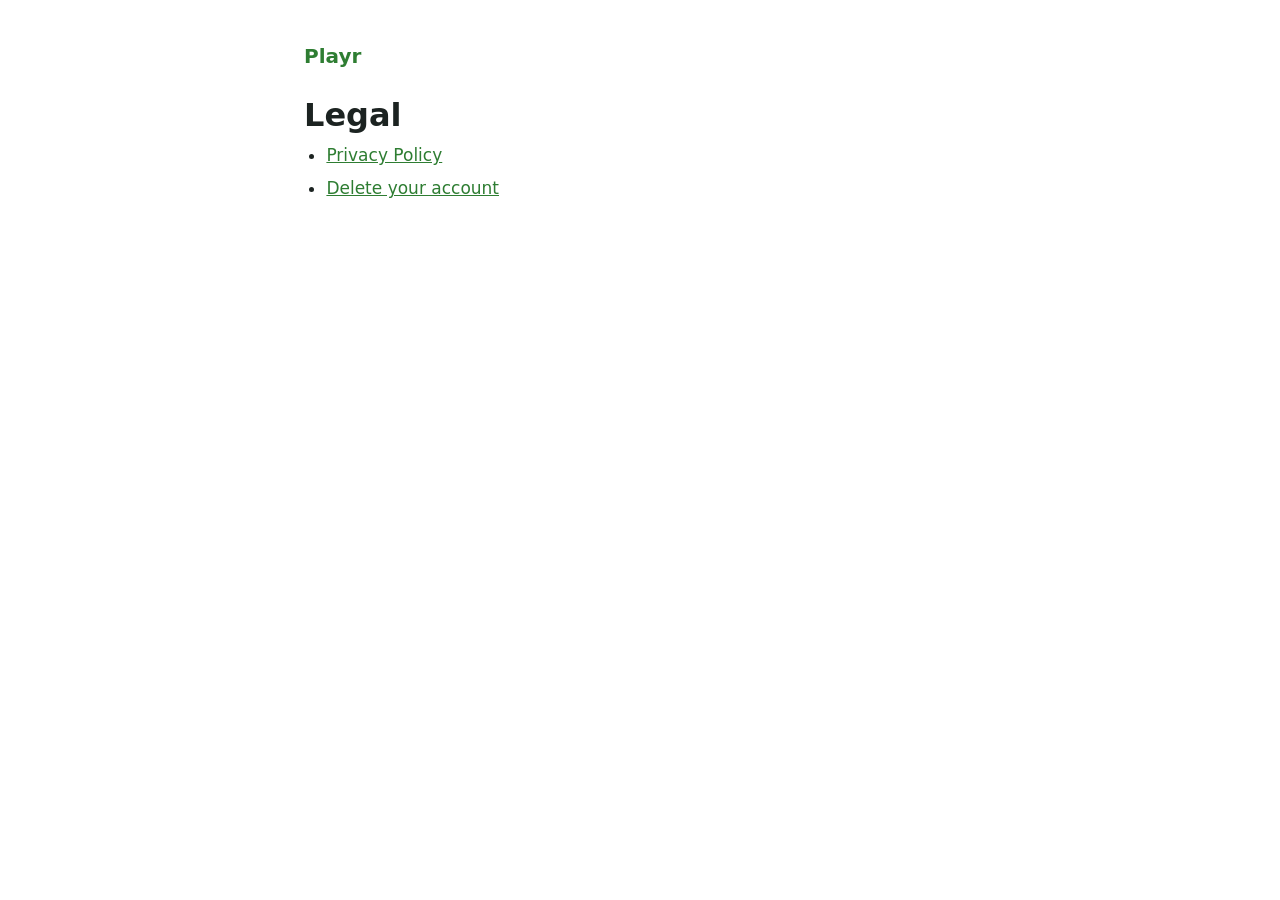
<file: index.html>
<!doctype html>
<html lang="en">
<head>
  <meta charset="utf-8">
  <meta name="viewport" content="width=device-width, initial-scale=1">
  <title>Playr Legal</title>
  <link rel="stylesheet" href="styles.css">
</head>
<body>
  <main>
    <p class="brand">Playr</p>
    <h1>Legal</h1>
    <ul>
      <li><a href="privacy-policy/">Privacy Policy</a></li>
      <li><a href="delete-account/">Delete your account</a></li>
    </ul>
  </main>
</body>
</html>
</file>
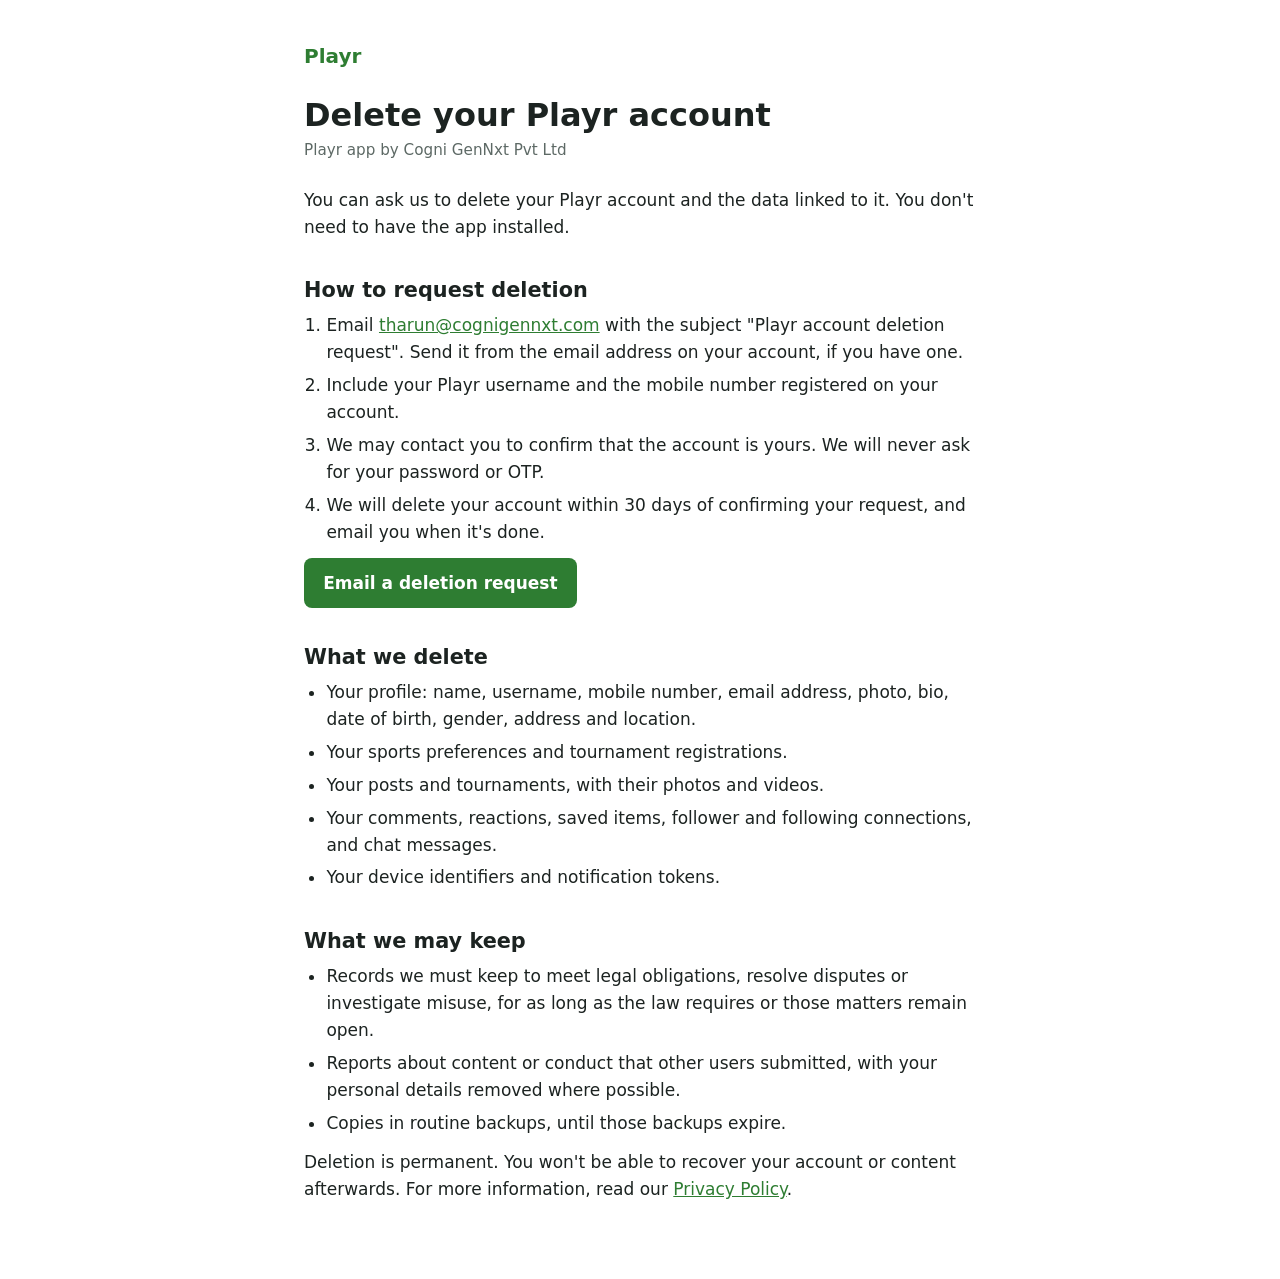
<file: delete-account/index.html>
<!doctype html>
<html lang="en">
<head>
  <meta charset="utf-8">
  <meta name="viewport" content="width=device-width, initial-scale=1">
  <title>Delete Your Account | Playr</title>
  <meta name="description" content="How to request deletion of your Playr account and data.">
  <link rel="stylesheet" href="../styles.css">
</head>
<body>
  <main>
    <p class="brand">Playr</p>
    <h1>Delete your Playr account</h1>
    <p class="meta">Playr app by Cogni GenNxt Pvt Ltd</p>

    <p>You can ask us to delete your Playr account and the data linked to it. You don't need to have the app installed.</p>

    <h2>How to request deletion</h2>
    <ol>
      <li>Email <a href="mailto:tharun@cognigennxt.com?subject=Playr%20account%20deletion%20request">tharun@cognigennxt.com</a> with the subject "Playr account deletion request". Send it from the email address on your account, if you have one.</li>
      <li>Include your Playr username and the mobile number registered on your account.</li>
      <li>We may contact you to confirm that the account is yours. We will never ask for your password or OTP.</li>
      <li>We will delete your account within 30 days of confirming your request, and email you when it's done.</li>
    </ol>
    <p><a class="button" href="mailto:tharun@cognigennxt.com?subject=Playr%20account%20deletion%20request">Email a deletion request</a></p>

    <h2>What we delete</h2>
    <ul>
      <li>Your profile: name, username, mobile number, email address, photo, bio, date of birth, gender, address and location.</li>
      <li>Your sports preferences and tournament registrations.</li>
      <li>Your posts and tournaments, with their photos and videos.</li>
      <li>Your comments, reactions, saved items, follower and following connections, and chat messages.</li>
      <li>Your device identifiers and notification tokens.</li>
    </ul>

    <h2>What we may keep</h2>
    <ul>
      <li>Records we must keep to meet legal obligations, resolve disputes or investigate misuse, for as long as the law requires or those matters remain open.</li>
      <li>Reports about content or conduct that other users submitted, with your personal details removed where possible.</li>
      <li>Copies in routine backups, until those backups expire.</li>
    </ul>

    <p>Deletion is permanent. You won't be able to recover your account or content afterwards. For more information, read our <a href="../privacy-policy/">Privacy Policy</a>.</p>
  </main>
</body>
</html>
</file>
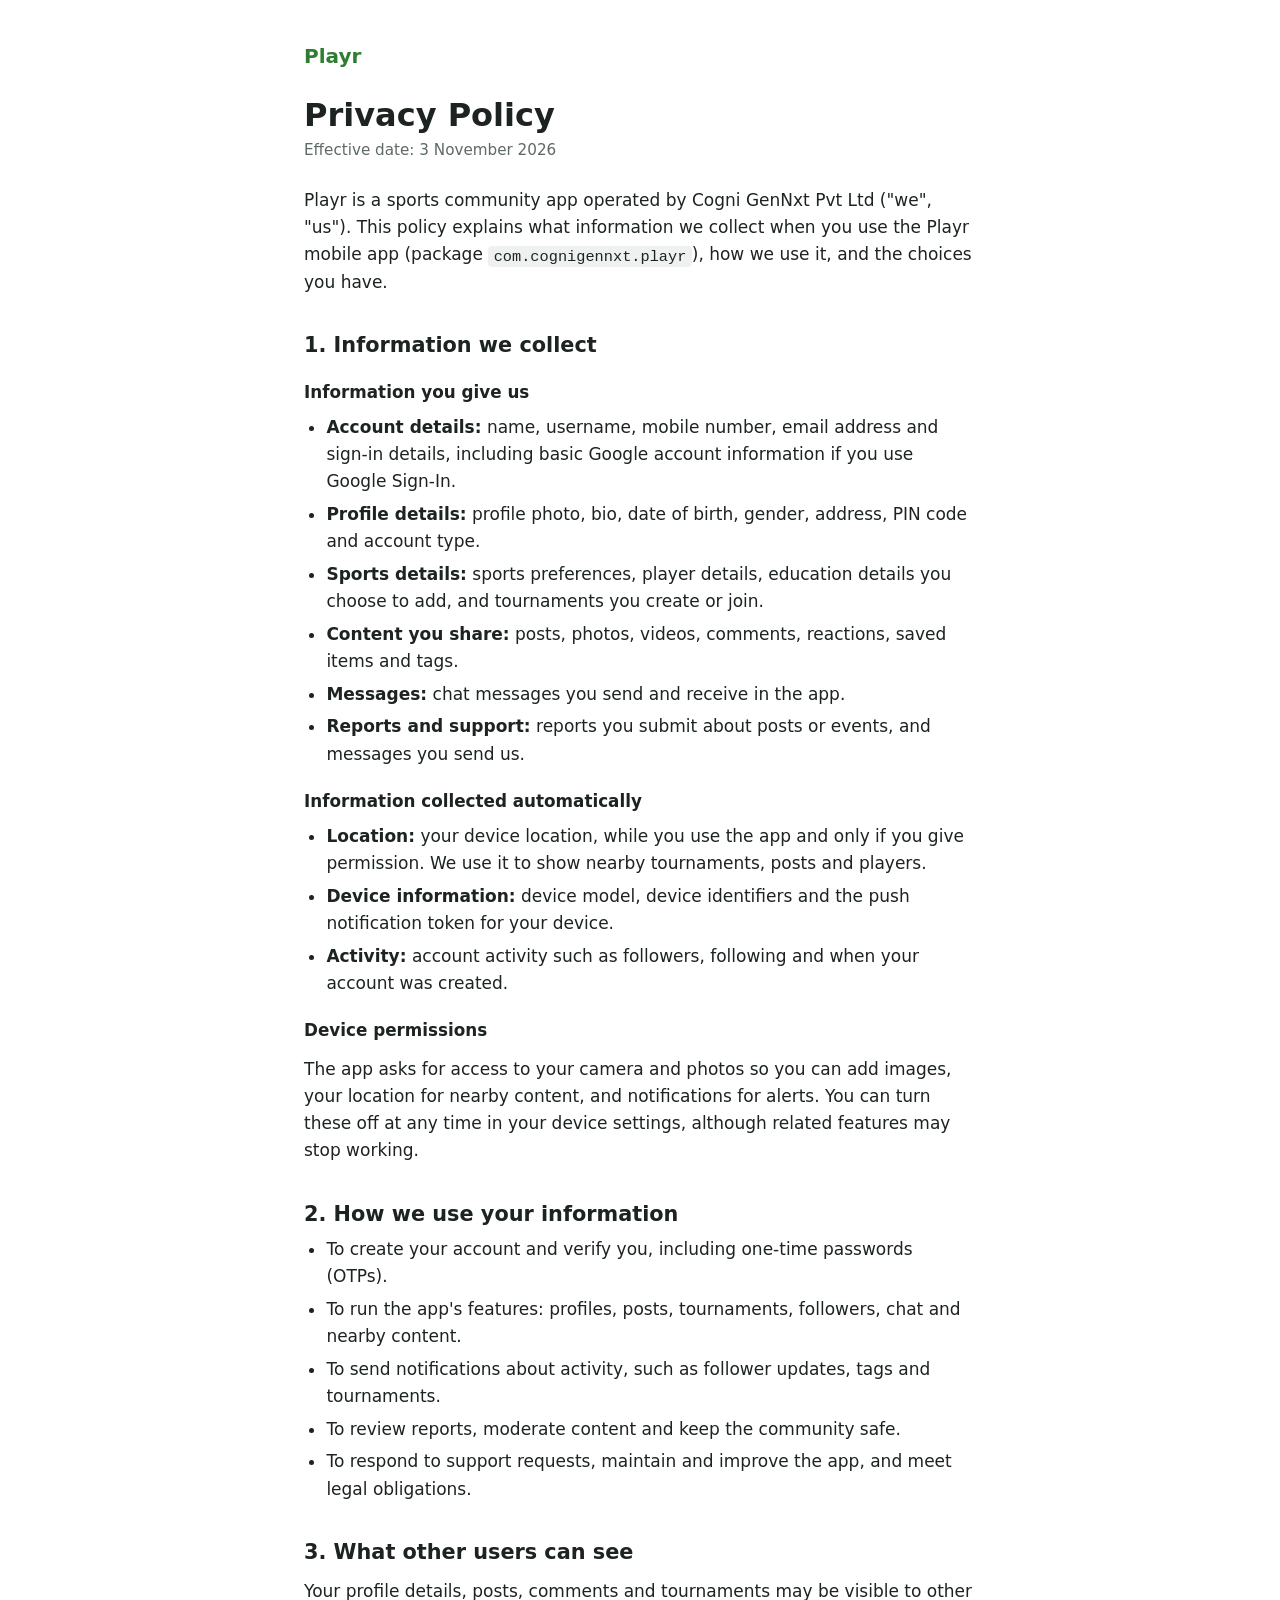
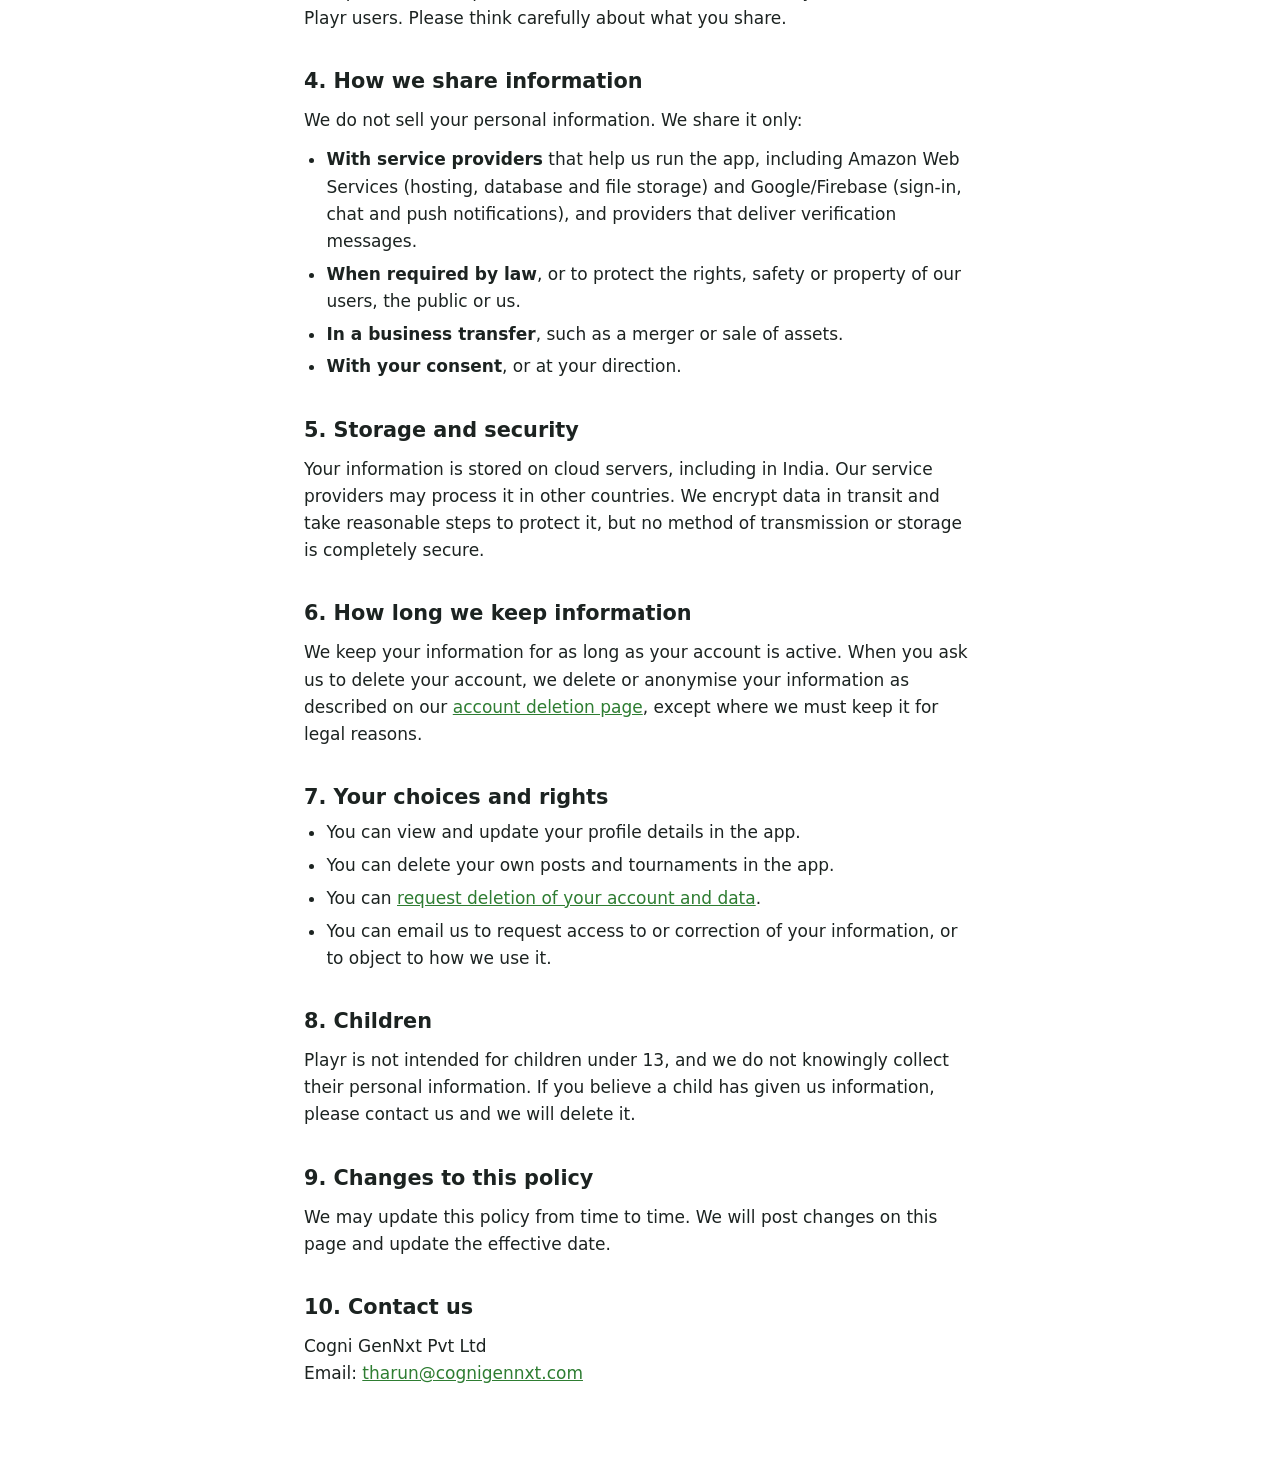
<file: privacy-policy/index.html>
<!doctype html>
<html lang="en">
<head>
  <meta charset="utf-8">
  <meta name="viewport" content="width=device-width, initial-scale=1">
  <title>Privacy Policy | Playr</title>
  <meta name="description" content="How the Playr app collects, uses, shares and protects your information.">
  <link rel="stylesheet" href="../styles.css">
</head>
<body>
  <main>
    <p class="brand">Playr</p>
    <h1>Privacy Policy</h1>
    <p class="meta">Effective date: 3 November 2026</p>

    <p>Playr is a sports community app operated by Cogni GenNxt Pvt Ltd ("we", "us"). This policy explains what information we collect when you use the Playr mobile app (package <code>com.cognigennxt.playr</code>), how we use it, and the choices you have.</p>

    <h2>1. Information we collect</h2>
    <h3>Information you give us</h3>
    <ul>
      <li><strong>Account details:</strong> name, username, mobile number, email address and sign-in details, including basic Google account information if you use Google Sign-In.</li>
      <li><strong>Profile details:</strong> profile photo, bio, date of birth, gender, address, PIN code and account type.</li>
      <li><strong>Sports details:</strong> sports preferences, player details, education details you choose to add, and tournaments you create or join.</li>
      <li><strong>Content you share:</strong> posts, photos, videos, comments, reactions, saved items and tags.</li>
      <li><strong>Messages:</strong> chat messages you send and receive in the app.</li>
      <li><strong>Reports and support:</strong> reports you submit about posts or events, and messages you send us.</li>
    </ul>
    <h3>Information collected automatically</h3>
    <ul>
      <li><strong>Location:</strong> your device location, while you use the app and only if you give permission. We use it to show nearby tournaments, posts and players.</li>
      <li><strong>Device information:</strong> device model, device identifiers and the push notification token for your device.</li>
      <li><strong>Activity:</strong> account activity such as followers, following and when your account was created.</li>
    </ul>
    <h3>Device permissions</h3>
    <p>The app asks for access to your camera and photos so you can add images, your location for nearby content, and notifications for alerts. You can turn these off at any time in your device settings, although related features may stop working.</p>

    <h2>2. How we use your information</h2>
    <ul>
      <li>To create your account and verify you, including one-time passwords (OTPs).</li>
      <li>To run the app's features: profiles, posts, tournaments, followers, chat and nearby content.</li>
      <li>To send notifications about activity, such as follower updates, tags and tournaments.</li>
      <li>To review reports, moderate content and keep the community safe.</li>
      <li>To respond to support requests, maintain and improve the app, and meet legal obligations.</li>
    </ul>

    <h2>3. What other users can see</h2>
    <p>Your profile details, posts, comments and tournaments may be visible to other Playr users. Please think carefully about what you share.</p>

    <h2>4. How we share information</h2>
    <p>We do not sell your personal information. We share it only:</p>
    <ul>
      <li><strong>With service providers</strong> that help us run the app, including Amazon Web Services (hosting, database and file storage) and Google/Firebase (sign-in, chat and push notifications), and providers that deliver verification messages.</li>
      <li><strong>When required by law</strong>, or to protect the rights, safety or property of our users, the public or us.</li>
      <li><strong>In a business transfer</strong>, such as a merger or sale of assets.</li>
      <li><strong>With your consent</strong>, or at your direction.</li>
    </ul>

    <h2>5. Storage and security</h2>
    <p>Your information is stored on cloud servers, including in India. Our service providers may process it in other countries. We encrypt data in transit and take reasonable steps to protect it, but no method of transmission or storage is completely secure.</p>

    <h2>6. How long we keep information</h2>
    <p>We keep your information for as long as your account is active. When you ask us to delete your account, we delete or anonymise your information as described on our <a href="../delete-account/">account deletion page</a>, except where we must keep it for legal reasons.</p>

    <h2>7. Your choices and rights</h2>
    <ul>
      <li>You can view and update your profile details in the app.</li>
      <li>You can delete your own posts and tournaments in the app.</li>
      <li>You can <a href="../delete-account/">request deletion of your account and data</a>.</li>
      <li>You can email us to request access to or correction of your information, or to object to how we use it.</li>
    </ul>

    <h2>8. Children</h2>
    <p>Playr is not intended for children under 13, and we do not knowingly collect their personal information. If you believe a child has given us information, please contact us and we will delete it.</p>

    <h2>9. Changes to this policy</h2>
    <p>We may update this policy from time to time. We will post changes on this page and update the effective date.</p>

    <h2>10. Contact us</h2>
    <p>Cogni GenNxt Pvt Ltd<br>Email: <a href="mailto:tharun@cognigennxt.com">tharun@cognigennxt.com</a></p>
  </main>
</body>
</html>
</file>
<file: styles.css>
:root {
  color-scheme: light dark;
  --bg: #ffffff;
  --text: #1c2321;
  --muted: #5d6965;
  --accent: #2e7d32;
  --accent-text: #ffffff;
  --code-bg: #eef1ef;
}

@media (prefers-color-scheme: dark) {
  :root {
    --bg: #141816;
    --text: #e8ece9;
    --muted: #a3aeaa;
    --accent: #78bd7a;
    --accent-text: #10210f;
    --code-bg: #262c29;
  }
}

* { box-sizing: border-box; }

body {
  margin: 0;
  background: var(--bg);
  color: var(--text);
  font: 17px/1.6 system-ui, -apple-system, "Segoe UI", Roboto, sans-serif;
}

main {
  max-width: 44rem;
  margin: 0 auto;
  padding: 2.5rem 1rem 4rem;
}

.brand {
  margin: 0 0 1.5rem;
  color: var(--accent);
  font-weight: 700;
  font-size: 1.25rem;
}

h1 { margin: 0 0 .25rem; font-size: 2rem; line-height: 1.2; }
h2 { margin: 2.25rem 0 .5rem; font-size: 1.3rem; line-height: 1.3; }
h3 { margin: 1.25rem 0 .25rem; font-size: 1.05rem; }
p { margin: .75rem 0; }
ul, ol { margin: .5rem 0; padding-left: 1.4rem; }
li { margin: .35rem 0; }
a { color: var(--accent); overflow-wrap: anywhere; }
code { padding: .1em .35em; border-radius: 4px; background: var(--code-bg); font-size: .9em; overflow-wrap: anywhere; }
.meta { margin: 0 0 1.5rem; color: var(--muted); font-size: .95rem; }

.button {
  display: inline-block;
  padding: .7rem 1.2rem;
  border-radius: 8px;
  background: var(--accent);
  color: var(--accent-text);
  font-weight: 600;
  text-decoration: none;
}
</file>
